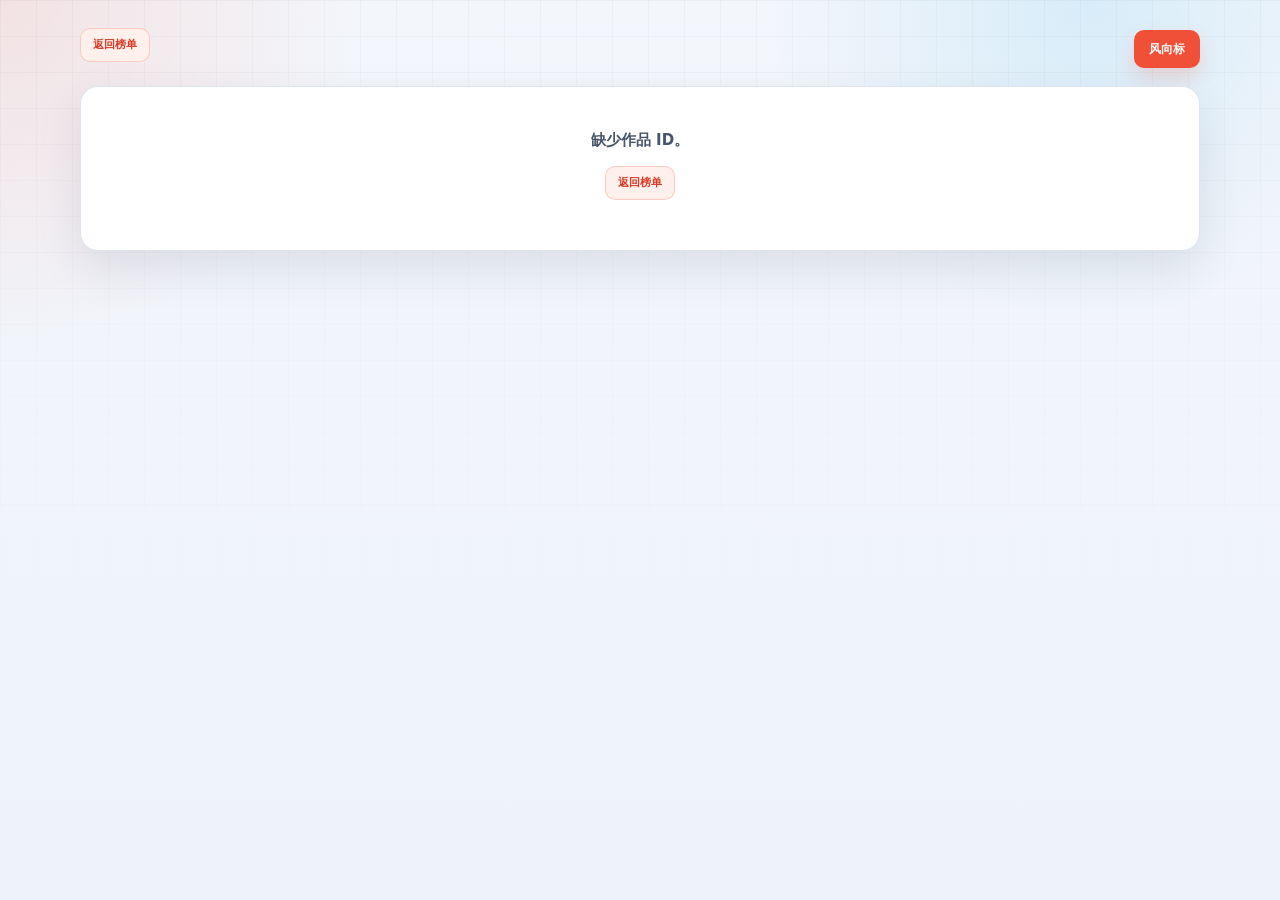
<file: book.html>
<!DOCTYPE html>
<html lang="zh-CN">
<head>
    <meta charset="UTF-8">
    <meta name="viewport" content="width=device-width, initial-scale=1.0">
    <title>作品详情 · 番茄榜单</title>
    <link rel="stylesheet" href="css/style.css">
    <meta name="description" content="番茄小说作品详情、在读趋势与历史上榜记录">
</head>
<body class="book-page">
    <main class="book-shell">
        <header class="book-topbar">
            <a href="index.html" class="back-link">返回榜单</a>
            <a href="trend.html" class="trend-link-btn">风向标</a>
        </header>

        <section id="book-detail" class="book-detail-page">
            <div class="book-loading">正在读取作品详情...</div>
        </section>
    </main>

    <script src="js/book.js"></script>
</body>
</html>
</file>
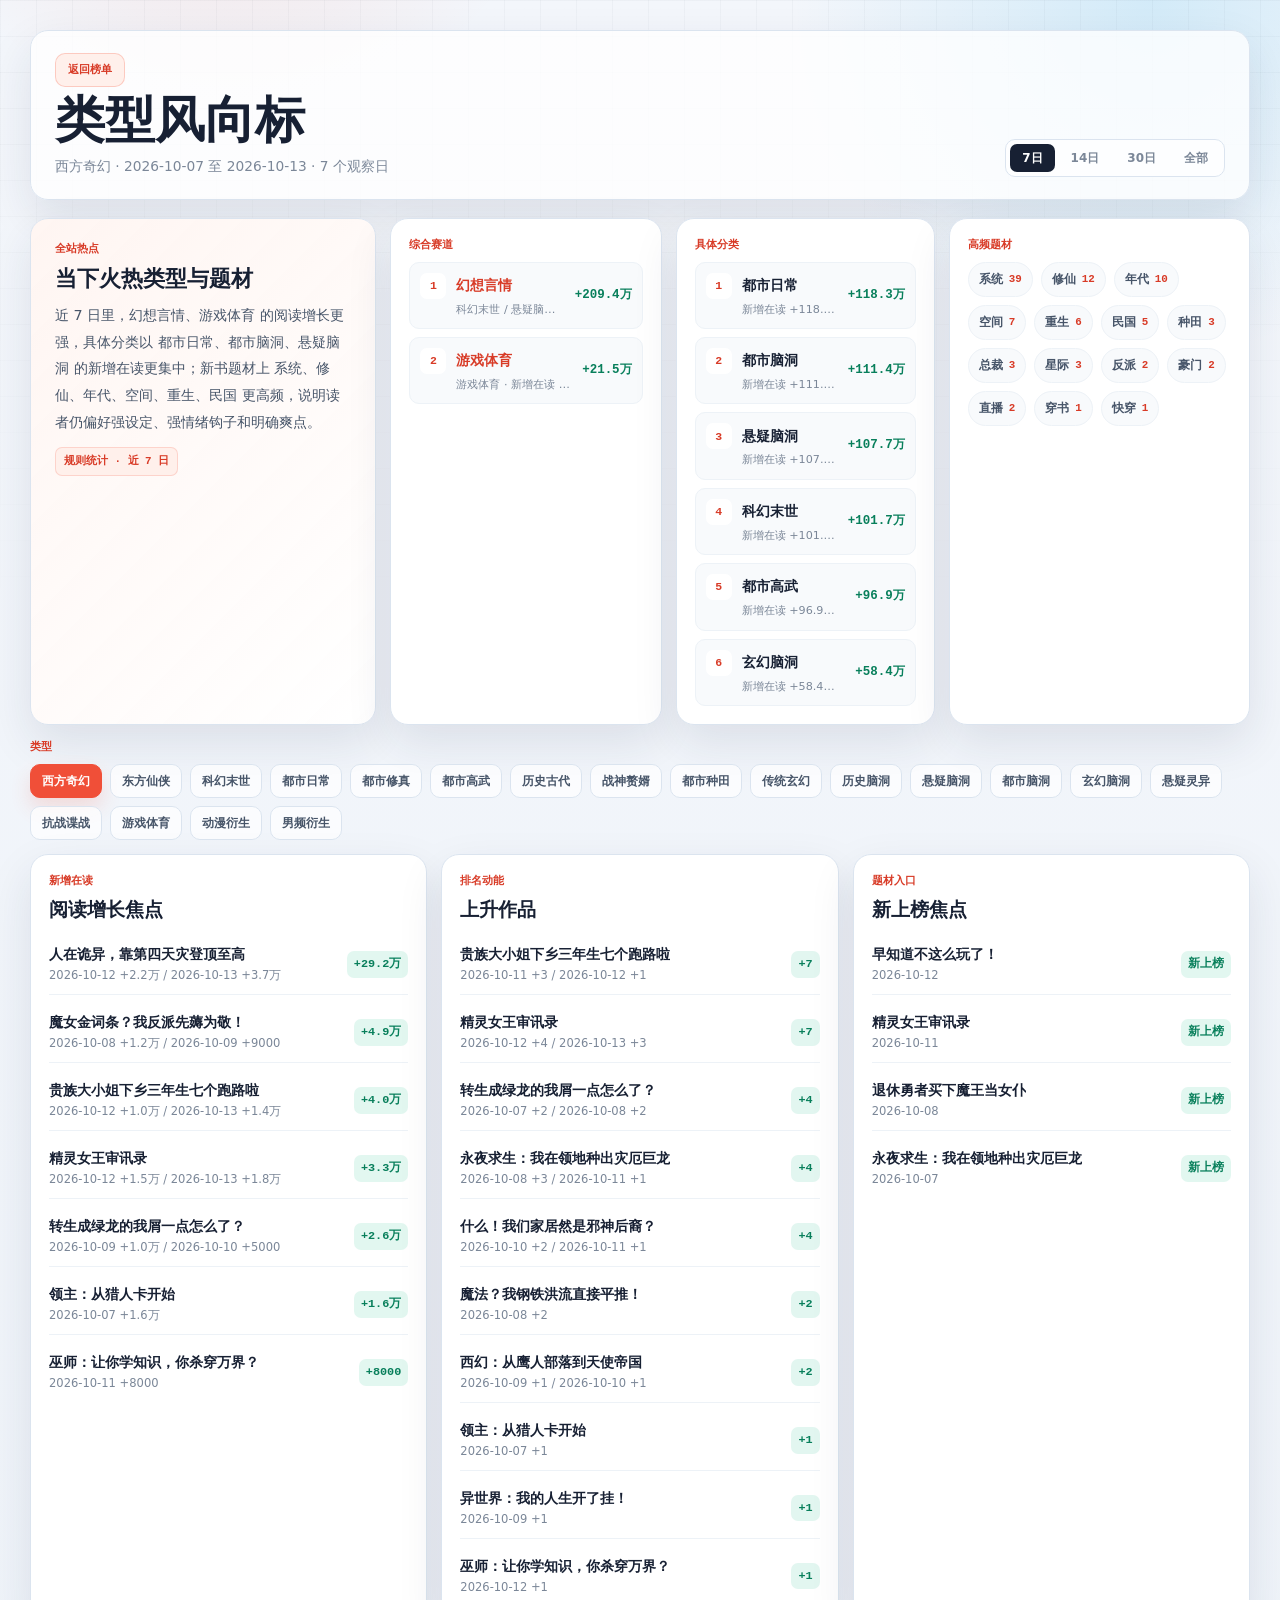
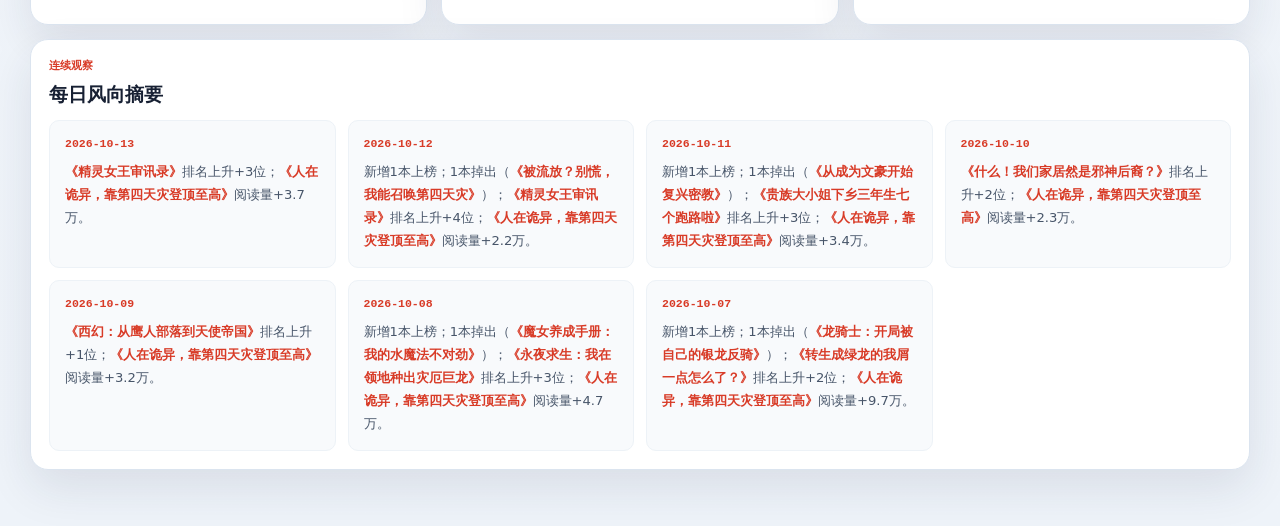
<file: trend.html>
<!DOCTYPE html>
<html lang="zh-CN">
<head>
    <meta charset="UTF-8">
    <meta name="viewport" content="width=device-width, initial-scale=1.0">
    <title>类型风向标 · 番茄榜单趋势分析</title>
    <link rel="stylesheet" href="css/style.css">
    <meta name="description" content="按类型聚合番茄小说榜单多日趋势，观察题材风向、上榜波动和阅读增长。">
</head>
<body class="trend-page">
    <div class="trend-shell">
        <header class="trend-topbar">
            <div>
                <a href="index.html" class="back-link">返回榜单</a>
                <h1>类型风向标</h1>
                <p id="trend-subtitle">加载中...</p>
            </div>
            <div class="trend-controls">
                <div class="trend-range" id="trend-range">
                    <button class="range-btn active" data-days="7">7日</button>
                    <button class="range-btn" data-days="14">14日</button>
                    <button class="range-btn" data-days="30">30日</button>
                    <button class="range-btn" data-days="all">全部</button>
                </div>
            </div>
        </header>

        <main>
            <section class="market-board">
                <article class="market-summary-card">
                    <span class="panel-kicker">全站热点</span>
                    <h2>当下火热类型与题材</h2>
                    <p id="market-summary">正在读取最新榜单和近期趋势。</p>
                    <small id="market-source" class="market-source">统计中</small>
                </article>
                <article class="market-card">
                    <span class="panel-kicker">综合赛道</span>
                    <div id="hot-genre-list" class="hot-list"></div>
                </article>
                <article class="market-card">
                    <span class="panel-kicker">具体分类</span>
                    <div id="hot-type-list" class="hot-list"></div>
                </article>
                <article class="market-card">
                    <span class="panel-kicker">高频题材</span>
                    <div id="hot-theme-list" class="theme-cloud"></div>
                </article>
            </section>

            <section class="type-filter-panel">
                <span class="panel-kicker">类型</span>
                <div id="trend-category-buttons" class="trend-category-buttons"></div>
            </section>

            <section class="trend-grid">
                <article class="trend-block">
                    <span class="panel-kicker">新增在读</span>
                    <h2>阅读增长焦点</h2>
                    <div id="reads-list" class="compact-list"></div>
                </article>

                <article class="trend-block">
                    <span class="panel-kicker">排名动能</span>
                    <h2>上升作品</h2>
                    <div id="risers-list" class="compact-list"></div>
                </article>

                <article class="trend-block">
                    <span class="panel-kicker">题材入口</span>
                    <h2>新上榜焦点</h2>
                    <div id="new-books-list" class="compact-list"></div>
                </article>

                <article class="trend-block trend-block-wide">
                    <span class="panel-kicker">连续观察</span>
                    <h2>每日风向摘要</h2>
                    <div id="summary-feed" class="summary-feed"></div>
                </article>
            </section>
        </main>
    </div>

    <script src="js/trend.js"></script>
</body>
</html>
</file>
<file: css/style.css>
/* ============================================================
   Fanqie Rank Tracker - Tomato Signal Dashboard
   Based on Open Design "dashboard": compact cards, cool surfaces,
   status-first information design. Adapted with Fanqie tomato red
   and readable Chinese data typography.
   ============================================================ */

:root {
    --bg: #f3f6fb;
    --bg-strong: #e8eef7;
    --surface: #ffffff;
    --surface-soft: #f8fafc;
    --surface-tint: #fff4f0;
    --surface-cool: #eef6ff;
    --panel: rgba(255, 255, 255, 0.86);
    --panel-solid: #ffffff;
    --border: #dbe4ef;
    --border-soft: #edf2f7;
    --border-strong: #c8d4e3;

    --text-primary: #172033;
    --text-secondary: #475569;
    --text-muted: #7b8798;
    --text-faint: #a8b3c3;

    --accent: #f04f38;
    --accent-strong: #d83b27;
    --accent-soft: rgba(240, 79, 56, 0.1);
    --accent-wash: #fff0eb;
    --accent-on: #ffffff;

    --info: #0ea5e9;
    --info-soft: rgba(14, 165, 233, 0.1);
    --green: #10b981;
    --green-soft: rgba(16, 185, 129, 0.12);
    --red: #ef4444;
    --red-soft: rgba(239, 68, 68, 0.1);
    --amber: #f59e0b;
    --amber-soft: rgba(245, 158, 11, 0.13);
    --purple: #7c3aed;

    --shadow-card: 0 18px 46px rgba(25, 39, 64, 0.1);
    --shadow-hover: 0 22px 54px rgba(25, 39, 64, 0.16);
    --ring: 0 0 0 4px rgba(240, 79, 56, 0.14);

    --radius-xl: 18px;
    --radius-lg: 14px;
    --radius-md: 10px;
    --radius-sm: 7px;
    --radius-pill: 999px;

    --sidebar-w: 282px;
    --font-display: Inter, "PingFang SC", "Microsoft YaHei", system-ui, sans-serif;
    --font-body: Inter, "PingFang SC", "Microsoft YaHei", system-ui, sans-serif;
    --font-mono: "IBM Plex Mono", "SFMono-Regular", Consolas, ui-monospace, monospace;
}

* {
    box-sizing: border-box;
    margin: 0;
    padding: 0;
}

html {
    color-scheme: light;
}

body {
    min-height: 100vh;
    background:
        radial-gradient(circle at top left, rgba(240, 79, 56, 0.12), transparent 360px),
        radial-gradient(circle at 85% 0, rgba(14, 165, 233, 0.12), transparent 320px),
        linear-gradient(180deg, var(--bg) 0%, #eef3f9 100%);
    color: var(--text-primary);
    font-family: var(--font-body);
    font-size: 15px;
    line-height: 1.55;
    overflow-x: hidden;
    -webkit-font-smoothing: antialiased;
    text-rendering: optimizeLegibility;
}

body::before {
    content: "";
    position: fixed;
    inset: 0;
    pointer-events: none;
    background-image:
        linear-gradient(rgba(23, 32, 51, 0.035) 1px, transparent 1px),
        linear-gradient(90deg, rgba(23, 32, 51, 0.035) 1px, transparent 1px);
    background-size: 36px 36px;
    mask-image: linear-gradient(180deg, rgba(0, 0, 0, 0.85), transparent 70%);
    z-index: -1;
}

button,
select,
input {
    font: inherit;
}

button,
a,
select {
    -webkit-tap-highlight-color: transparent;
}

button:focus-visible,
a:focus-visible,
select:focus-visible,
input:focus-visible {
    outline: none;
    box-shadow: var(--ring);
}

::selection {
    background: rgba(240, 79, 56, 0.2);
    color: var(--text-primary);
}

::-webkit-scrollbar {
    width: 10px;
    height: 10px;
}

::-webkit-scrollbar-track {
    background: transparent;
}

::-webkit-scrollbar-thumb {
    background: #cbd6e4;
    border: 3px solid transparent;
    border-radius: var(--radius-pill);
    background-clip: content-box;
}

::-webkit-scrollbar-thumb:hover {
    background: #aebbd0;
    border: 3px solid transparent;
    background-clip: content-box;
}

.app-container {
    display: flex;
    min-height: 100vh;
}

/* ===== Sidebar ===== */
.sidebar {
    width: var(--sidebar-w);
    flex-shrink: 0;
    position: sticky;
    top: 0;
    z-index: 100;
    height: 100vh;
    padding: 24px 14px;
    overflow-y: auto;
    background: rgba(255, 255, 255, 0.78);
    border-right: 1px solid var(--border);
    backdrop-filter: blur(18px);
    -webkit-backdrop-filter: blur(18px);
    transition: transform 0.22s cubic-bezier(0.2, 0, 0, 1);
}

.sidebar-header {
    margin-bottom: 22px;
    padding: 14px 12px 18px;
    border-bottom: 1px solid var(--border-soft);
}

.sidebar-header h1 {
    position: relative;
    padding-left: 18px;
    color: var(--text-primary);
    font-family: var(--font-display);
    font-size: 1.2rem;
    font-weight: 760;
    line-height: 1.2;
}

.sidebar-header h1::before {
    content: "";
    position: absolute;
    left: 0;
    top: 0.18em;
    width: 8px;
    height: 1.05em;
    border-radius: var(--radius-pill);
    background: linear-gradient(180deg, var(--accent), var(--info));
}

.sidebar-subtitle {
    margin-top: 7px;
    color: var(--text-secondary);
    font-size: 0.78rem;
    font-weight: 650;
}

.update-date {
    display: inline-flex;
    margin-top: 10px;
    padding: 5px 8px;
    border: 1px solid var(--border);
    border-radius: var(--radius-sm);
    background: var(--surface-soft);
    color: var(--text-muted);
    font-family: var(--font-mono);
    font-size: 0.68rem;
    font-weight: 650;
}

.category-nav ul {
    list-style: none;
}

.category-nav li {
    min-height: 38px;
    margin-bottom: 4px;
    padding: 9px 10px;
    border: 1px solid transparent;
    border-radius: var(--radius-md);
    color: var(--text-secondary);
    cursor: pointer;
    display: flex;
    align-items: center;
    justify-content: space-between;
    gap: 8px;
    font-size: 0.88rem;
    font-weight: 620;
    transition:
        background-color 0.18s ease,
        border-color 0.18s ease,
        color 0.18s ease,
        transform 0.18s ease;
}

.category-nav li:hover {
    background: var(--surface-soft);
    border-color: var(--border);
    color: var(--text-primary);
    transform: translateX(2px);
}

.category-nav li.active {
    background: var(--accent-wash);
    border-color: rgba(240, 79, 56, 0.22);
    color: var(--accent-strong);
}

.cat-badge {
    min-width: 28px;
    padding: 2px 7px;
    border-radius: var(--radius-pill);
    font-family: var(--font-mono);
    font-size: 0.68rem;
    font-weight: 760;
    text-align: center;
}

.cat-badge.new {
    background: var(--green-soft);
    color: #087f5b;
}

/* ===== Main Layout ===== */
.main-content {
    flex: 1;
    min-width: 0;
    padding: 28px 34px 48px;
}

.main-header {
    display: flex;
    align-items: flex-start;
    justify-content: space-between;
    gap: 20px;
    margin-bottom: 20px;
}

.header-left {
    flex-shrink: 0;
    min-width: 0;
}

.main-header h2 {
    color: var(--text-primary);
    font-family: var(--font-display);
    font-size: clamp(1.65rem, 2.4vw, 2.35rem);
    font-weight: 780;
    line-height: 1.08;
    letter-spacing: 0;
}

.main-header h2::after {
    content: "排名追踪 / 趋势信号";
    display: block;
    margin-top: 8px;
    color: var(--text-muted);
    font-family: var(--font-body);
    font-size: 0.78rem;
    font-weight: 650;
}

.header-right {
    display: flex;
    align-items: center;
    justify-content: flex-end;
    flex-wrap: wrap;
    gap: 10px;
}

.github-link-btn,
.trend-link-btn,
.preset-btn,
.date-picker-btn,
.date-nav-btn,
.mobile-menu-btn,
.range-btn,
.category-chip,
.back-link,
.source-link-btn,
.hot-type-row,
.book-copy-btn {
    transition:
        background-color 0.18s ease,
        border-color 0.18s ease,
        color 0.18s ease,
        box-shadow 0.18s ease,
        transform 0.18s ease;
}

.github-link-btn {
    min-height: 36px;
    padding: 8px 12px;
    border: 1px solid var(--border);
    border-radius: var(--radius-md);
    background: var(--surface);
    color: var(--text-primary);
    display: inline-flex;
    align-items: center;
    justify-content: center;
    gap: 7px;
    font-size: 0.78rem;
    font-weight: 760;
    text-decoration: none;
    white-space: nowrap;
}

.github-link-btn svg {
    width: 16px;
    height: 16px;
    fill: currentColor;
    flex: 0 0 auto;
}

.github-link-btn:hover {
    border-color: var(--text-primary);
    background: var(--text-primary);
    color: #ffffff;
    transform: translateY(-1px);
}

.trend-link-btn {
    min-height: 36px;
    padding: 8px 14px;
    border: 1px solid rgba(240, 79, 56, 0.24);
    border-radius: var(--radius-md);
    background: var(--accent);
    color: var(--accent-on);
    display: inline-flex;
    align-items: center;
    justify-content: center;
    font-size: 0.78rem;
    font-weight: 760;
    text-decoration: none;
    white-space: nowrap;
    box-shadow: 0 10px 20px rgba(240, 79, 56, 0.18);
}

.trend-link-btn:hover {
    background: var(--accent-strong);
    transform: translateY(-1px);
}

.date-presets,
.trend-range {
    display: inline-flex;
    gap: 4px;
    padding: 4px;
    border: 1px solid var(--border);
    border-radius: var(--radius-md);
    background: rgba(255, 255, 255, 0.7);
}

.preset-btn,
.range-btn {
    height: 28px;
    padding: 0 12px;
    border: 0;
    border-radius: var(--radius-sm);
    background: transparent;
    color: var(--text-muted);
    cursor: pointer;
    font-size: 0.75rem;
    font-weight: 720;
    white-space: nowrap;
}

.preset-btn:hover,
.range-btn:hover {
    background: var(--surface-soft);
    color: var(--text-primary);
}

.preset-btn.active,
.range-btn.active {
    background: var(--text-primary);
    color: #ffffff;
}

.date-picker-wrap {
    display: inline-flex;
    align-items: center;
    gap: 5px;
    position: relative;
}

.date-picker-btn {
    min-height: 36px;
    padding: 8px 12px;
    border: 1px solid var(--border);
    border-radius: var(--radius-md);
    background: var(--surface);
    color: var(--text-secondary);
    cursor: pointer;
    display: inline-flex;
    align-items: center;
    gap: 7px;
    font-family: var(--font-mono);
    font-size: 0.76rem;
    font-weight: 650;
    white-space: nowrap;
}

.date-picker-btn:hover {
    border-color: rgba(240, 79, 56, 0.28);
    color: var(--accent-strong);
}

.date-picker-btn .date-icon {
    color: var(--accent);
    font-size: 0.76rem;
}

.date-nav-btn {
    width: 34px;
    height: 34px;
    border: 1px solid var(--border);
    border-radius: var(--radius-md);
    background: var(--surface);
    color: var(--text-muted);
    cursor: pointer;
    display: inline-flex;
    align-items: center;
    justify-content: center;
    font-size: 0.68rem;
}

.date-nav-btn:hover:not(:disabled) {
    border-color: var(--accent);
    color: var(--accent-strong);
    transform: translateY(-1px);
}

.date-nav-btn:disabled {
    opacity: 0.42;
    cursor: not-allowed;
}

.date-picker-btn.is-historical {
    background: var(--accent-wash);
    border-color: rgba(240, 79, 56, 0.28);
    color: var(--accent-strong);
}

.date-input-hidden {
    position: absolute;
    top: 100%;
    right: 0;
    width: 0;
    height: 0;
    border: 0;
    opacity: 0;
    pointer-events: none;
}

.mobile-menu-btn {
    display: none;
    width: 38px;
    height: 38px;
    border: 1px solid var(--border);
    border-radius: var(--radius-md);
    background: var(--surface);
    color: var(--text-primary);
    cursor: pointer;
    font-size: 1rem;
}

.mobile-menu-btn:hover {
    border-color: var(--accent);
    color: var(--accent);
}

/* ===== Trend Panel ===== */
.trend-panel {
    display: grid;
    grid-template-columns: 1fr;
    margin-bottom: 20px;
}

.trend-ai {
    position: relative;
    min-height: 160px;
    padding: 22px 24px 24px;
    border: 1px solid rgba(240, 79, 56, 0.18);
    border-radius: var(--radius-xl);
    background:
        linear-gradient(135deg, rgba(255, 244, 240, 0.9), rgba(255, 255, 255, 0.96)),
        var(--surface);
    box-shadow: var(--shadow-card);
    overflow: hidden;
}

.trend-ai::before {
    content: "";
    position: absolute;
    inset: 0 auto 0 0;
    width: 5px;
    background: linear-gradient(180deg, var(--accent), var(--amber), var(--info));
}

.ai-label,
.panel-kicker,
.back-link {
    color: var(--accent-strong);
    font-family: var(--font-mono);
    font-size: 0.68rem;
    font-weight: 760;
    letter-spacing: 0;
    text-transform: uppercase;
}

.ai-label {
    margin-bottom: 12px;
}

.trend-stats {
    display: grid;
    grid-template-columns: repeat(5, minmax(0, 1fr));
    gap: 10px;
    margin: 0 0 16px;
}

.trend-stat {
    min-width: 0;
    padding: 10px 12px;
    border: 1px solid rgba(100, 116, 139, 0.14);
    border-radius: var(--radius-sm);
    background: rgba(255, 255, 255, 0.72);
}

.trend-stat span {
    display: block;
    overflow: hidden;
    color: var(--text-muted);
    font-size: 0.72rem;
    font-weight: 680;
    text-overflow: ellipsis;
    white-space: nowrap;
}

.trend-stat strong {
    display: block;
    margin-top: 4px;
    color: var(--text-primary);
    font-size: 1rem;
    font-weight: 800;
}

.trend-stat-up strong {
    color: #087f5b;
}

.trend-stat-down strong {
    color: #b42318;
}

.trend-stat-hot strong {
    color: var(--accent-strong);
}

.ai-content {
    color: var(--text-secondary);
    font-size: 0.92rem;
    line-height: 1.85;
    white-space: pre-wrap;
    user-select: text;
}

.ai-content strong,
.summary-item strong {
    padding: 1px 5px;
    border-radius: 4px;
    background: var(--accent-soft);
    color: var(--accent-strong);
    font-weight: 760;
}

.ai-content em {
    color: #087f5b;
    font-style: normal;
    font-weight: 720;
}

.ai-content .cursor {
    display: inline-block;
    width: 2px;
    height: 1.05em;
    margin-left: 2px;
    background: var(--accent);
    vertical-align: text-bottom;
    animation: blink 0.8s steps(1) infinite;
}

@keyframes blink {
    0%, 100% { opacity: 1; }
    50% { opacity: 0; }
}

.ai-loading,
.muted-line {
    color: var(--text-muted);
    font-size: 0.86rem;
}

/* ===== Book Grid ===== */
.books-waterfall {
    display: grid;
    grid-template-columns: repeat(auto-fill, minmax(292px, 1fr));
    gap: 16px;
    align-items: start;
}

.book-card {
    position: relative;
    display: grid;
    grid-template-columns: 98px minmax(0, 1fr);
    min-height: 188px;
    overflow: hidden;
    border: 1px solid var(--border);
    border-radius: var(--radius-xl);
    background: var(--surface);
    color: inherit;
    text-decoration: none;
    box-shadow: var(--shadow-card);
    user-select: text;
    -webkit-user-select: text;
    transition:
        border-color 0.2s ease,
        box-shadow 0.2s ease,
        transform 0.2s ease;
}

.book-card:hover {
    border-color: rgba(240, 79, 56, 0.3);
    box-shadow: var(--shadow-hover);
    transform: translateY(-3px);
}

.book-cover {
    min-height: 188px;
    background:
        linear-gradient(135deg, rgba(240, 79, 56, 0.18), rgba(14, 165, 233, 0.12)),
        var(--surface-cool);
    overflow: hidden;
    position: relative;
}

.book-cover img {
    width: 100%;
    height: 100%;
    min-height: 188px;
    object-fit: cover;
    display: block;
    transition: transform 0.5s ease;
}

.book-card:hover .book-cover img {
    transform: scale(1.04);
}

.no-cover {
    height: 100%;
    min-height: 188px;
    padding: 12px;
    color: var(--text-muted);
    display: flex;
    align-items: center;
    justify-content: center;
    font-size: 0.78rem;
    text-align: center;
}

.book-info {
    min-width: 0;
    padding: 14px 14px 13px;
    display: flex;
    flex-direction: column;
    gap: 8px;
}

.book-title {
    color: var(--text-primary);
    display: -webkit-box;
    overflow: hidden;
    font-family: var(--font-display);
    font-size: 0.98rem;
    font-weight: 760;
    letter-spacing: 0;
    line-height: 1.45;
    -webkit-box-orient: vertical;
    -webkit-line-clamp: 2;
}

.book-meta {
    display: flex;
    align-items: center;
    justify-content: space-between;
    gap: 8px;
    color: var(--text-muted);
    font-size: 0.75rem;
}

.book-author {
    min-width: 0;
    overflow: hidden;
    color: var(--text-secondary);
    font-weight: 650;
    text-overflow: ellipsis;
    white-space: nowrap;
}

.book-reads {
    flex-shrink: 0;
    padding: 3px 7px;
    border: 1px solid rgba(240, 79, 56, 0.18);
    border-radius: var(--radius-pill);
    background: var(--accent-wash);
    color: var(--accent-strong);
    font-family: var(--font-mono);
    font-size: 0.68rem;
    font-weight: 700;
}

.book-intro {
    color: var(--text-muted);
    display: -webkit-box;
    overflow: hidden;
    font-size: 0.78rem;
    line-height: 1.65;
    -webkit-box-orient: vertical;
    -webkit-line-clamp: 3;
}

.book-rank {
    position: absolute;
    left: 10px;
    top: 10px;
    z-index: 10;
    min-width: 32px;
    padding: 4px 8px;
    border: 1px solid rgba(255, 255, 255, 0.42);
    border-radius: var(--radius-md);
    background: rgba(23, 32, 51, 0.78);
    color: #ffffff;
    font-family: var(--font-mono);
    font-size: 0.76rem;
    font-weight: 800;
    text-align: center;
    backdrop-filter: blur(10px);
    -webkit-backdrop-filter: blur(10px);
}

.rank-1 {
    background: linear-gradient(135deg, #ff6a3d, #f59e0b);
    border-color: transparent;
}

.rank-2 {
    background: linear-gradient(135deg, #64748b, #94a3b8);
    border-color: transparent;
}

.rank-3 {
    background: linear-gradient(135deg, #9a6b3d, #d19b61);
    border-color: transparent;
}

.book-change {
    position: absolute;
    right: 10px;
    top: 10px;
    z-index: 10;
    padding: 4px 8px;
    border-radius: var(--radius-md);
    background: rgba(255, 255, 255, 0.86);
    border: 1px solid var(--border);
    font-family: var(--font-mono);
    font-size: 0.68rem;
    font-weight: 800;
    backdrop-filter: blur(10px);
    -webkit-backdrop-filter: blur(10px);
}

.book-change.up {
    color: #087f5b;
}

.book-change.down {
    color: #b91c1c;
}

.book-change.new {
    color: #9a5b00;
}

.book-copy-btn {
    width: max-content;
    max-width: 100%;
    margin-top: auto;
    padding: 6px 10px;
    border: 1px solid var(--border);
    border-radius: var(--radius-md);
    background: var(--surface-soft);
    color: var(--text-secondary);
    cursor: pointer;
    font-size: 0.74rem;
    font-weight: 720;
    white-space: nowrap;
}

.book-copy-btn:hover {
    border-color: rgba(240, 79, 56, 0.28);
    background: var(--accent-wash);
    color: var(--accent-strong);
    transform: translateY(-1px);
}

.book-copy-btn.copied {
    border-color: rgba(16, 185, 129, 0.24);
    background: var(--green-soft);
    color: #087f5b;
}

.empty-state {
    grid-column: 1 / -1;
    padding: 56px 20px;
    border: 1px dashed var(--border-strong);
    border-radius: var(--radius-xl);
    background: rgba(255, 255, 255, 0.72);
    color: var(--text-secondary);
    text-align: center;
}

.empty-state p {
    margin-bottom: 6px;
    font-size: 1rem;
    font-weight: 720;
}

.empty-state .empty-hint {
    color: var(--text-muted);
    font-size: 0.84rem;
    font-weight: 500;
}

/* ===== Book Detail Page ===== */
.book-page {
    min-height: 100vh;
}

.book-shell {
    width: min(1120px, calc(100% - 48px));
    margin: 0 auto;
    padding: 28px 0 56px;
}

.book-topbar {
    margin-bottom: 16px;
    display: flex;
    align-items: center;
    justify-content: space-between;
    gap: 12px;
}

.book-detail-page {
    display: grid;
    gap: 16px;
}

.book-loading,
.book-empty-state {
    padding: 42px 24px;
    border: 1px solid var(--border);
    border-radius: var(--radius-xl);
    background: var(--panel-solid);
    color: var(--text-secondary);
    box-shadow: var(--shadow-card);
    text-align: center;
}

.book-empty-state p {
    margin-bottom: 14px;
    font-weight: 720;
}

.book-detail-hero {
    padding: 22px;
    border: 1px solid var(--border);
    border-radius: var(--radius-xl);
    background:
        linear-gradient(135deg, rgba(255, 244, 240, 0.88), rgba(255, 255, 255, 0.95)),
        var(--surface);
    box-shadow: var(--shadow-card);
    display: grid;
    grid-template-columns: 180px minmax(0, 1fr);
    gap: 22px;
}

.detail-cover {
    min-height: 256px;
    overflow: hidden;
    border-radius: var(--radius-lg);
    background:
        linear-gradient(135deg, rgba(240, 79, 56, 0.18), rgba(14, 165, 233, 0.12)),
        var(--surface-cool);
}

.detail-cover img {
    width: 100%;
    height: 100%;
    min-height: 256px;
    object-fit: cover;
    display: block;
}

.detail-main {
    min-width: 0;
    display: flex;
    flex-direction: column;
    align-items: flex-start;
}

.detail-main h1 {
    margin-bottom: 8px;
    color: var(--text-primary);
    font-family: var(--font-display);
    font-size: clamp(1.7rem, 3vw, 2.6rem);
    font-weight: 800;
    line-height: 1.12;
}

.detail-author {
    color: var(--text-secondary);
    font-size: 0.9rem;
    font-weight: 650;
}

.detail-stats {
    width: 100%;
    margin: 18px 0;
    display: grid;
    grid-template-columns: repeat(3, minmax(0, 1fr));
    gap: 10px;
}

.detail-stats span {
    min-width: 0;
    padding: 12px;
    border: 1px solid var(--border-soft);
    border-radius: var(--radius-md);
    background: rgba(255, 255, 255, 0.7);
}

.detail-stats strong,
.detail-stats small {
    display: block;
}

.detail-stats strong {
    color: var(--accent-strong);
    font-family: var(--font-mono);
    font-size: 1rem;
    font-weight: 800;
}

.detail-stats small {
    margin-top: 4px;
    color: var(--text-muted);
    font-size: 0.72rem;
    font-weight: 700;
}

.detail-intro {
    color: var(--text-secondary);
    font-size: 0.92rem;
    line-height: 1.9;
}

.source-link-btn {
    min-height: 38px;
    padding: 9px 14px;
    border: 1px solid rgba(240, 79, 56, 0.24);
    border-radius: var(--radius-md);
    background: var(--accent);
    color: var(--accent-on);
    display: inline-flex;
    align-items: center;
    justify-content: center;
    font-size: 0.82rem;
    font-weight: 760;
    text-decoration: none;
    white-space: nowrap;
    box-shadow: 0 10px 20px rgba(240, 79, 56, 0.18);
}

.detail-actions {
    margin-top: 18px;
    display: flex;
    flex-wrap: wrap;
    gap: 10px;
}

.detail-actions .book-copy-btn {
    min-height: 38px;
    margin-top: 0;
}

.source-link-btn:hover {
    background: var(--accent-strong);
    transform: translateY(-1px);
}

.book-detail-grid {
    display: grid;
    grid-template-columns: minmax(0, 1.4fr) minmax(280px, 0.8fr);
    gap: 16px;
}

.detail-panel {
    padding: 18px;
    border: 1px solid var(--border);
    border-radius: var(--radius-xl);
    background: var(--panel-solid);
    box-shadow: var(--shadow-card);
}

.detail-panel h2 {
    margin-bottom: 14px;
    color: var(--text-primary);
    font-size: 1.18rem;
    font-weight: 760;
}

.reads-chart-wrap {
    width: 100%;
    overflow-x: auto;
}

.reads-chart-frame {
    position: relative;
    min-width: 620px;
}

.reads-chart {
    display: block;
    width: 100%;
    height: auto;
}

.chart-grid {
    stroke: rgba(219, 228, 239, 0.72);
    stroke-width: 1;
}

.chart-axis-base {
    stroke: var(--border-strong);
    stroke-width: 1;
}

.chart-axis-label,
.chart-date-label {
    fill: var(--text-muted);
    font-family: var(--font-mono);
    font-size: 0.68rem;
    font-weight: 650;
}

.reads-line {
    fill: none;
    stroke: var(--accent);
    stroke-width: 2.4;
    stroke-linecap: round;
    stroke-linejoin: round;
}

.chart-hover-line {
    opacity: 0;
    stroke: var(--border-strong);
    stroke-dasharray: 4 4;
    stroke-width: 1;
}

.chart-hover-line.show {
    opacity: 1;
}

.reads-hover-point {
    opacity: 0;
    fill: var(--accent);
    stroke: #ffffff;
    stroke-width: 2.4;
}

.reads-hover-point.show {
    opacity: 1;
}

.chart-hit-area {
    fill: transparent;
    cursor: crosshair;
    pointer-events: all;
}

.reads-tooltip {
    position: absolute;
    z-index: 5;
    min-width: 178px;
    padding: 14px 16px;
    border: 1px solid var(--border-soft);
    border-radius: var(--radius-sm);
    background: var(--surface);
    box-shadow: var(--shadow-card);
    color: var(--text-secondary);
    pointer-events: none;
}

.reads-tooltip time {
    display: block;
    margin-bottom: 10px;
    padding-bottom: 10px;
    border-bottom: 1px solid var(--border-soft);
    color: var(--text-muted);
    font-family: var(--font-mono);
    font-size: 0.74rem;
    font-weight: 650;
}

.reads-tooltip div {
    display: grid;
    grid-template-columns: auto 1fr auto;
    align-items: center;
    gap: 8px;
    font-size: 0.8rem;
}

.reads-tooltip i {
    width: 7px;
    height: 7px;
    border-radius: var(--radius-pill);
    background: var(--accent);
}

.reads-tooltip strong {
    color: var(--text-primary);
    font-family: var(--font-mono);
    font-size: 0.78rem;
    font-weight: 800;
}

.book-history-list {
    display: flex;
    flex-direction: column;
}

.book-history-row {
    padding: 10px 0;
    border-bottom: 1px solid var(--border-soft);
    display: grid;
    grid-template-columns: minmax(76px, auto) minmax(0, 1fr) auto;
    align-items: center;
    gap: 10px;
}

.book-history-row:last-child {
    border-bottom: 0;
}

.book-history-row time {
    color: var(--accent-strong);
    font-family: var(--font-mono);
    font-size: 0.72rem;
    font-weight: 760;
}

.book-history-row strong {
    min-width: 0;
    overflow: hidden;
    color: var(--text-primary);
    font-size: 0.82rem;
    font-weight: 720;
    text-overflow: ellipsis;
    white-space: nowrap;
}

.book-history-row span {
    color: #087f5b;
    font-family: var(--font-mono);
    font-size: 0.74rem;
    font-weight: 800;
}

.copy-toast {
    position: fixed;
    left: 50%;
    bottom: 28px;
    z-index: 9999;
    padding: 10px 18px;
    border: 1px solid rgba(16, 185, 129, 0.22);
    border-radius: var(--radius-pill);
    background: rgba(255, 255, 255, 0.92);
    box-shadow: var(--shadow-card);
    color: #087f5b;
    font-size: 0.8rem;
    font-weight: 720;
    opacity: 0;
    pointer-events: none;
    transform: translateX(-50%) translateY(16px);
    transition: all 0.22s ease;
}

.copy-toast.show {
    opacity: 1;
    transform: translateX(-50%) translateY(0);
}

/* ===== Trend Analysis Page ===== */
.trend-page {
    background:
        radial-gradient(circle at 18% -10%, rgba(240, 79, 56, 0.14), transparent 340px),
        radial-gradient(circle at 90% 0, rgba(14, 165, 233, 0.14), transparent 360px),
        linear-gradient(180deg, #f3f6fb 0%, #eef3f9 100%);
}

.trend-shell {
    width: min(1220px, calc(100% - 48px));
    margin: 0 auto;
    padding: 30px 0 56px;
}

.trend-topbar {
    margin-bottom: 18px;
    padding: 22px 24px;
    border: 1px solid var(--border);
    border-radius: var(--radius-xl);
    background: rgba(255, 255, 255, 0.78);
    box-shadow: var(--shadow-card);
    display: flex;
    align-items: flex-end;
    justify-content: space-between;
    gap: 22px;
}

.back-link {
    display: inline-flex;
    align-items: center;
    justify-content: center;
    margin-bottom: 8px;
    min-height: 34px;
    padding: 7px 12px;
    border: 1px solid rgba(240, 79, 56, 0.24);
    border-radius: var(--radius-md);
    background: var(--accent-wash);
    color: var(--accent-strong);
    text-decoration: none;
    font-family: var(--font-body);
    text-transform: none;
}

.back-link:hover {
    background: var(--accent);
    color: var(--accent-on);
    transform: translateY(-1px);
}

.trend-topbar h1 {
    color: var(--text-primary);
    font-family: var(--font-display);
    font-size: clamp(2rem, 4vw, 3.1rem);
    font-weight: 780;
    line-height: 1.02;
}

.trend-topbar p {
    margin-top: 10px;
    color: var(--text-muted);
    font-size: 0.86rem;
}

.trend-controls {
    display: flex;
    align-items: center;
    justify-content: flex-end;
    flex-wrap: wrap;
    gap: 10px;
}

.market-board,
.trend-grid {
    display: grid;
    gap: 14px;
}

.market-board {
    grid-template-columns: minmax(320px, 1.15fr) minmax(230px, 0.9fr) minmax(220px, 0.86fr) minmax(260px, 1fr);
    margin-bottom: 14px;
}

.type-filter-panel {
    margin-bottom: 14px;
}

.trend-category-buttons {
    display: flex;
    flex-wrap: wrap;
    gap: 8px;
}

.category-chip {
    min-height: 34px;
    padding: 7px 11px;
    border: 1px solid var(--border);
    border-radius: var(--radius-md);
    background: rgba(255, 255, 255, 0.72);
    color: var(--text-secondary);
    cursor: pointer;
    font-size: 0.78rem;
    font-weight: 720;
    line-height: 1;
    white-space: nowrap;
}

.category-chip:hover {
    border-color: rgba(240, 79, 56, 0.28);
    background: var(--accent-wash);
    color: var(--accent-strong);
    transform: translateY(-1px);
}

.category-chip.active {
    border-color: var(--accent);
    background: var(--accent);
    color: var(--accent-on);
    box-shadow: 0 10px 20px rgba(240, 79, 56, 0.16);
}

.trend-grid {
    grid-template-columns: repeat(3, minmax(0, 1fr));
}

.market-summary-card,
.market-card,
.trend-block {
    border: 1px solid var(--border);
    border-radius: var(--radius-xl);
    background: var(--panel-solid);
    box-shadow: var(--shadow-card);
}

.market-summary-card {
    padding: 22px 24px;
    background:
        linear-gradient(135deg, rgba(255, 244, 240, 0.88), rgba(255, 255, 255, 0.95)),
        var(--surface);
}

.market-summary-card h2 {
    margin-bottom: 10px;
    color: var(--text-primary);
    font-size: 1.35rem;
    font-weight: 760;
    line-height: 1.22;
}

.market-summary-card p {
    color: var(--text-secondary);
    font-size: 0.9rem;
    line-height: 1.85;
}

.market-source {
    display: inline-flex;
    margin-top: 12px;
    padding: 5px 8px;
    border: 1px solid rgba(240, 79, 56, 0.18);
    border-radius: var(--radius-sm);
    background: var(--accent-wash);
    color: var(--accent-strong);
    font-family: var(--font-mono);
    font-size: 0.68rem;
    font-weight: 760;
}

.market-card,
.trend-block {
    padding: 18px;
}

.panel-kicker {
    display: block;
    margin-bottom: 8px;
}

.hot-list,
.compact-list {
    display: flex;
    flex-direction: column;
    gap: 8px;
}

.hot-type-row {
    width: 100%;
    padding: 10px;
    border: 1px solid var(--border-soft);
    border-radius: var(--radius-md);
    background: var(--surface-soft);
    color: inherit;
    cursor: pointer;
    display: grid;
    grid-template-columns: 26px minmax(0, 1fr) auto;
    align-items: center;
    column-gap: 10px;
    row-gap: 2px;
    text-align: left;
}

.hot-type-row:not(.hot-type-row-static):hover {
    border-color: rgba(240, 79, 56, 0.24);
    background: var(--accent-wash);
    transform: translateY(-1px);
}

.hot-type-row-static {
    cursor: default;
}

.hot-type-row span {
    width: 26px;
    height: 26px;
    border-radius: var(--radius-sm);
    background: var(--surface);
    color: var(--accent-strong);
    display: inline-flex;
    align-items: center;
    justify-content: center;
    font-family: var(--font-mono);
    font-size: 0.72rem;
    font-weight: 800;
}

.hot-type-row strong {
    min-width: 0;
    overflow: hidden;
    color: var(--text-primary);
    font-size: 0.88rem;
    font-weight: 760;
    text-overflow: ellipsis;
    white-space: nowrap;
}

.hot-type-row small {
    grid-column: 2 / 3;
    min-width: 0;
    overflow: hidden;
    color: var(--text-muted);
    font-size: 0.7rem;
    text-overflow: ellipsis;
    white-space: nowrap;
}

.hot-type-row em {
    grid-column: 3 / 4;
    grid-row: 1 / 3;
    color: #087f5b;
    font-family: var(--font-mono);
    font-size: 0.78rem;
    font-style: normal;
    font-weight: 800;
}

.genre-row strong {
    color: var(--accent-strong);
}

.theme-cloud {
    display: flex;
    align-content: flex-start;
    flex-wrap: wrap;
    gap: 8px;
}

.theme-chip {
    padding: 7px 10px;
    border: 1px solid var(--border-soft);
    border-radius: var(--radius-pill);
    background: var(--surface-soft);
    color: var(--text-secondary);
    display: inline-flex;
    align-items: center;
    gap: 6px;
    font-size: 0.77rem;
    font-weight: 720;
}

.theme-chip small {
    color: var(--accent-strong);
    font-family: var(--font-mono);
    font-size: 0.68rem;
}

.trend-block {
    min-height: 250px;
}

.trend-block-wide {
    grid-column: 1 / -1;
}

.trend-block h2 {
    margin-bottom: 14px;
    color: var(--text-primary);
    font-size: 1.18rem;
    font-weight: 760;
    line-height: 1.25;
}

.compact-row {
    padding: 9px 0;
    border-bottom: 1px solid var(--border-soft);
    display: flex;
    align-items: center;
    justify-content: space-between;
    gap: 12px;
}

.compact-row-link {
    color: inherit;
    text-decoration: none;
}

.compact-row-link:hover strong {
    color: var(--accent-strong);
}

.compact-row:last-child {
    border-bottom: 0;
}

.compact-row strong {
    color: var(--text-primary);
    display: -webkit-box;
    overflow: hidden;
    font-size: 0.88rem;
    font-weight: 720;
    line-height: 1.5;
    -webkit-box-orient: vertical;
    -webkit-line-clamp: 2;
}

.compact-row small {
    display: block;
    margin-top: 2px;
    color: var(--text-muted);
    font-size: 0.72rem;
}

.compact-row span {
    flex-shrink: 0;
    padding: 4px 7px;
    border-radius: var(--radius-sm);
    background: var(--green-soft);
    color: #087f5b;
    font-family: var(--font-mono);
    font-size: 0.74rem;
    font-weight: 800;
}

.summary-feed {
    display: grid;
    grid-template-columns: repeat(auto-fit, minmax(260px, 1fr));
    gap: 12px;
}

.summary-item {
    padding: 14px 15px;
    border: 1px solid var(--border-soft);
    border-radius: var(--radius-md);
    background: var(--surface-soft);
}

.summary-item time {
    display: block;
    margin-bottom: 8px;
    color: var(--accent-strong);
    font-family: var(--font-mono);
    font-size: 0.72rem;
    font-weight: 760;
}

.summary-item div {
    color: var(--text-secondary);
    font-size: 0.82rem;
    line-height: 1.75;
}

.book-mark {
    color: var(--accent-strong);
    font-weight: 760;
}

/* ===== Responsive ===== */
@media (max-width: 1180px) {
    .trend-panel,
    .market-board {
        grid-template-columns: 1fr;
    }

    .trend-grid {
        grid-template-columns: repeat(2, minmax(0, 1fr));
    }
}

@media (max-width: 860px) {
    .sidebar {
        position: fixed;
        left: 0;
        top: 0;
        z-index: 1000;
        width: min(86vw, 300px);
        box-shadow: 18px 0 48px rgba(25, 39, 64, 0.24);
        transform: translateX(-100%);
    }

    .sidebar.open {
        transform: translateX(0);
    }

    .sidebar-overlay {
        position: fixed;
        inset: 0;
        z-index: 999;
        display: none;
        background: rgba(23, 32, 51, 0.34);
        backdrop-filter: blur(3px);
        -webkit-backdrop-filter: blur(3px);
    }

    .sidebar-overlay.show {
        display: block;
    }

    .mobile-menu-btn {
        display: inline-flex;
        align-items: center;
        justify-content: center;
    }

    .main-content {
        padding: 18px 14px 36px;
    }

    .main-header {
        display: grid;
        grid-template-columns: 38px minmax(0, 1fr);
        align-items: flex-start;
        column-gap: 10px;
        row-gap: 12px;
    }

    .trend-topbar {
        align-items: flex-start;
        flex-direction: column;
    }

    .mobile-menu-btn {
        grid-column: 1;
        grid-row: 1;
        margin-top: 2px;
    }

    .header-left {
        grid-column: 2;
        grid-row: 1;
    }

    .header-right {
        grid-column: 1 / -1;
    }

    .header-right,
    .trend-controls {
        width: 100%;
        justify-content: flex-start;
    }

    .books-waterfall,
    .book-detail-grid,
    .trend-grid {
        grid-template-columns: 1fr;
    }

    .trend-shell {
        width: min(100% - 28px, 1220px);
        padding-top: 18px;
    }

    .book-shell {
        width: min(100% - 28px, 1120px);
        padding-top: 18px;
    }

}

@media (max-width: 560px) {
    body::before {
        background-size: 28px 28px;
    }

    .main-header h2 {
        font-size: 1.46rem;
    }

    .header-right {
        gap: 8px;
    }

    .github-link-btn,
    .trend-link-btn,
    .date-picker-btn {
        min-height: 34px;
    }

    .date-presets,
    .date-picker-wrap,
    .trend-range {
        width: 100%;
        min-width: 0;
    }

    .date-presets .preset-btn,
    .trend-range .range-btn {
        flex: 1;
        min-width: 0;
        padding-inline: 6px;
    }

    .date-picker-btn {
        flex: 1;
        justify-content: center;
    }

    .trend-range {
        grid-column: 1 / -1;
        display: grid;
        grid-template-columns: repeat(4, minmax(0, 1fr));
    }

    .trend-shell {
        width: 100%;
        padding-inline: 14px;
    }

    .trend-stats {
        grid-template-columns: repeat(2, minmax(0, 1fr));
    }

    .book-shell {
        width: 100%;
        padding-inline: 14px;
    }

    .book-detail-hero {
        grid-template-columns: 1fr;
        padding: 16px;
    }

    .detail-cover {
        width: min(180px, 100%);
        min-height: 252px;
    }

    .detail-stats {
        grid-template-columns: 1fr;
    }

    .reads-chart-frame {
        min-width: 560px;
    }

    .book-history-row {
        grid-template-columns: 1fr auto;
    }

    .book-history-row time {
        grid-column: 1 / -1;
    }

    .trend-topbar,
    .market-board,
    .trend-grid {
        width: 100%;
        max-width: 100%;
    }

    .market-summary-card,
    .market-card,
    .trend-block {
        min-width: 0;
    }

    .book-card {
        grid-template-columns: 84px minmax(0, 1fr);
        min-height: 170px;
    }

    .book-cover,
    .book-cover img,
    .no-cover {
        min-height: 170px;
    }

    .book-info {
        padding: 12px;
    }

    .book-intro {
        -webkit-line-clamp: 2;
    }

    .trend-ai,
    .trend-topbar,
    .market-summary-card,
    .market-card,
    .trend-block {
        border-radius: var(--radius-lg);
    }
}
</file>
